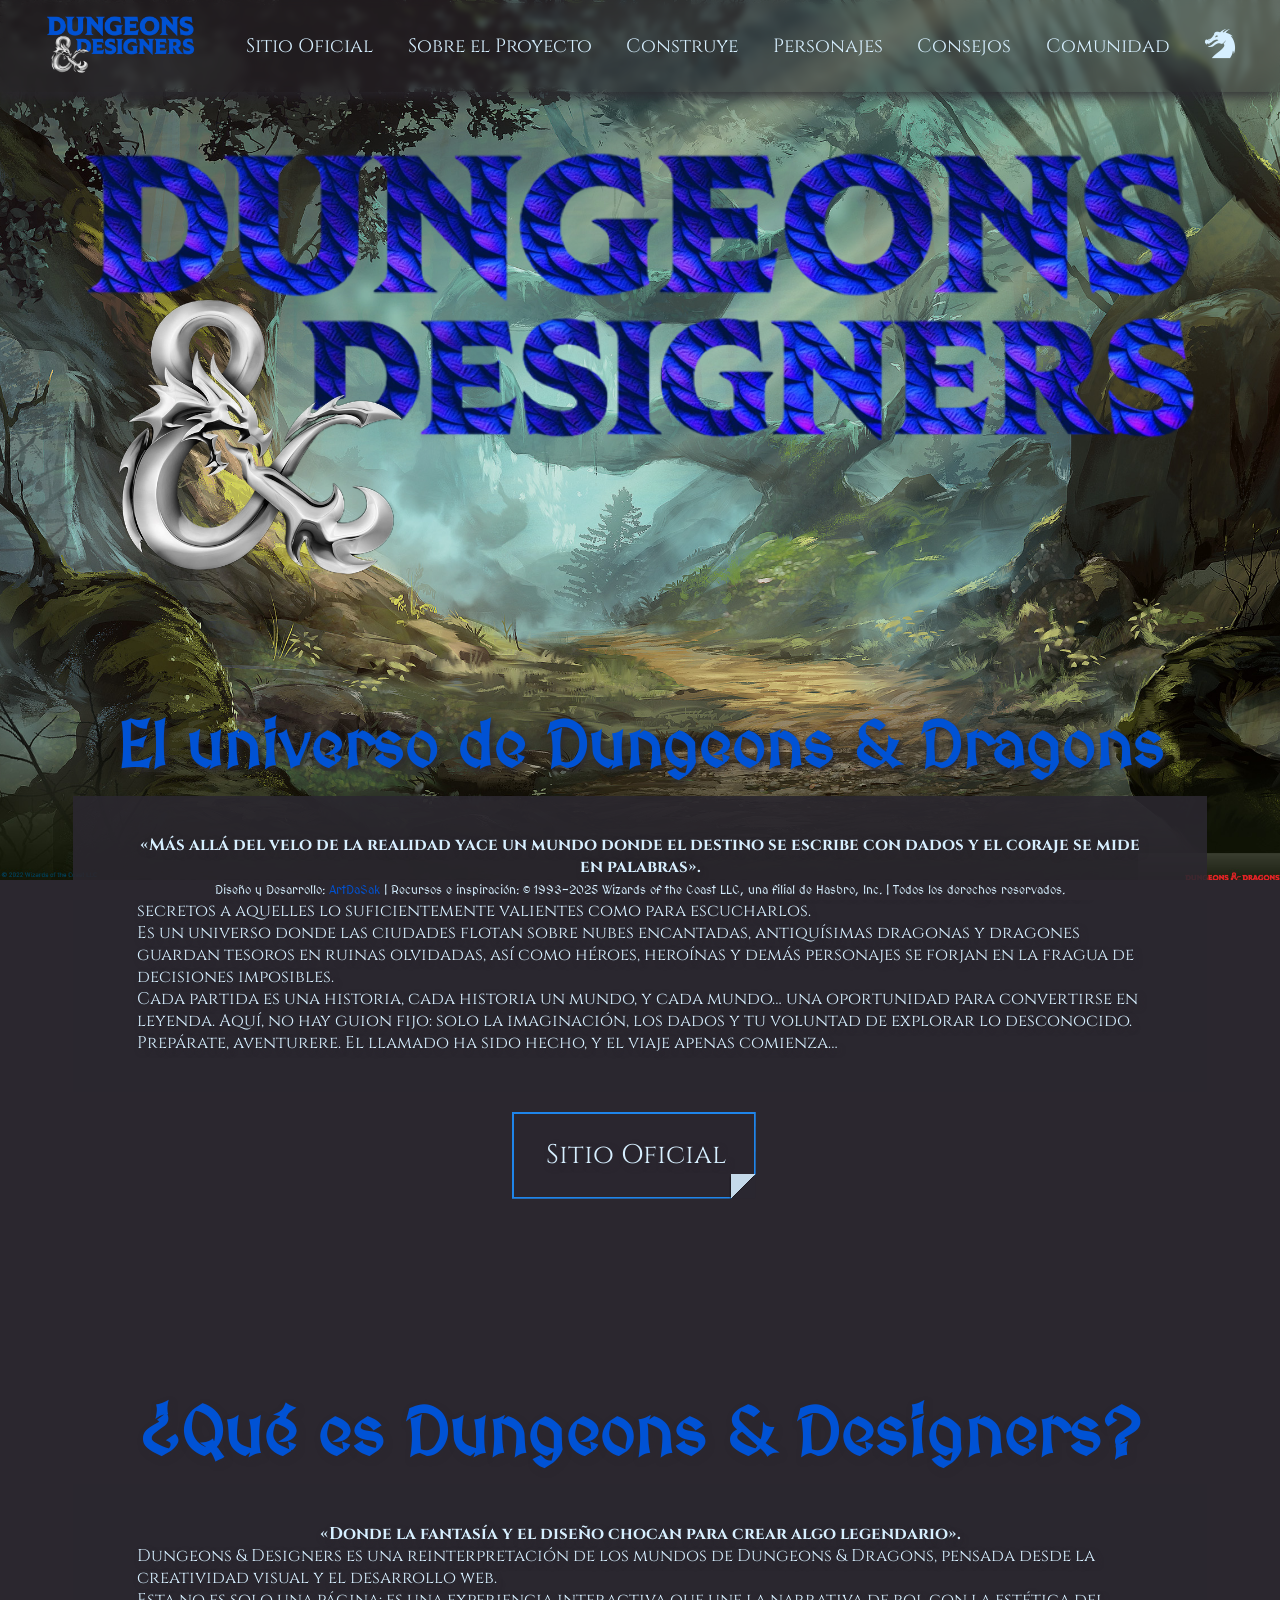
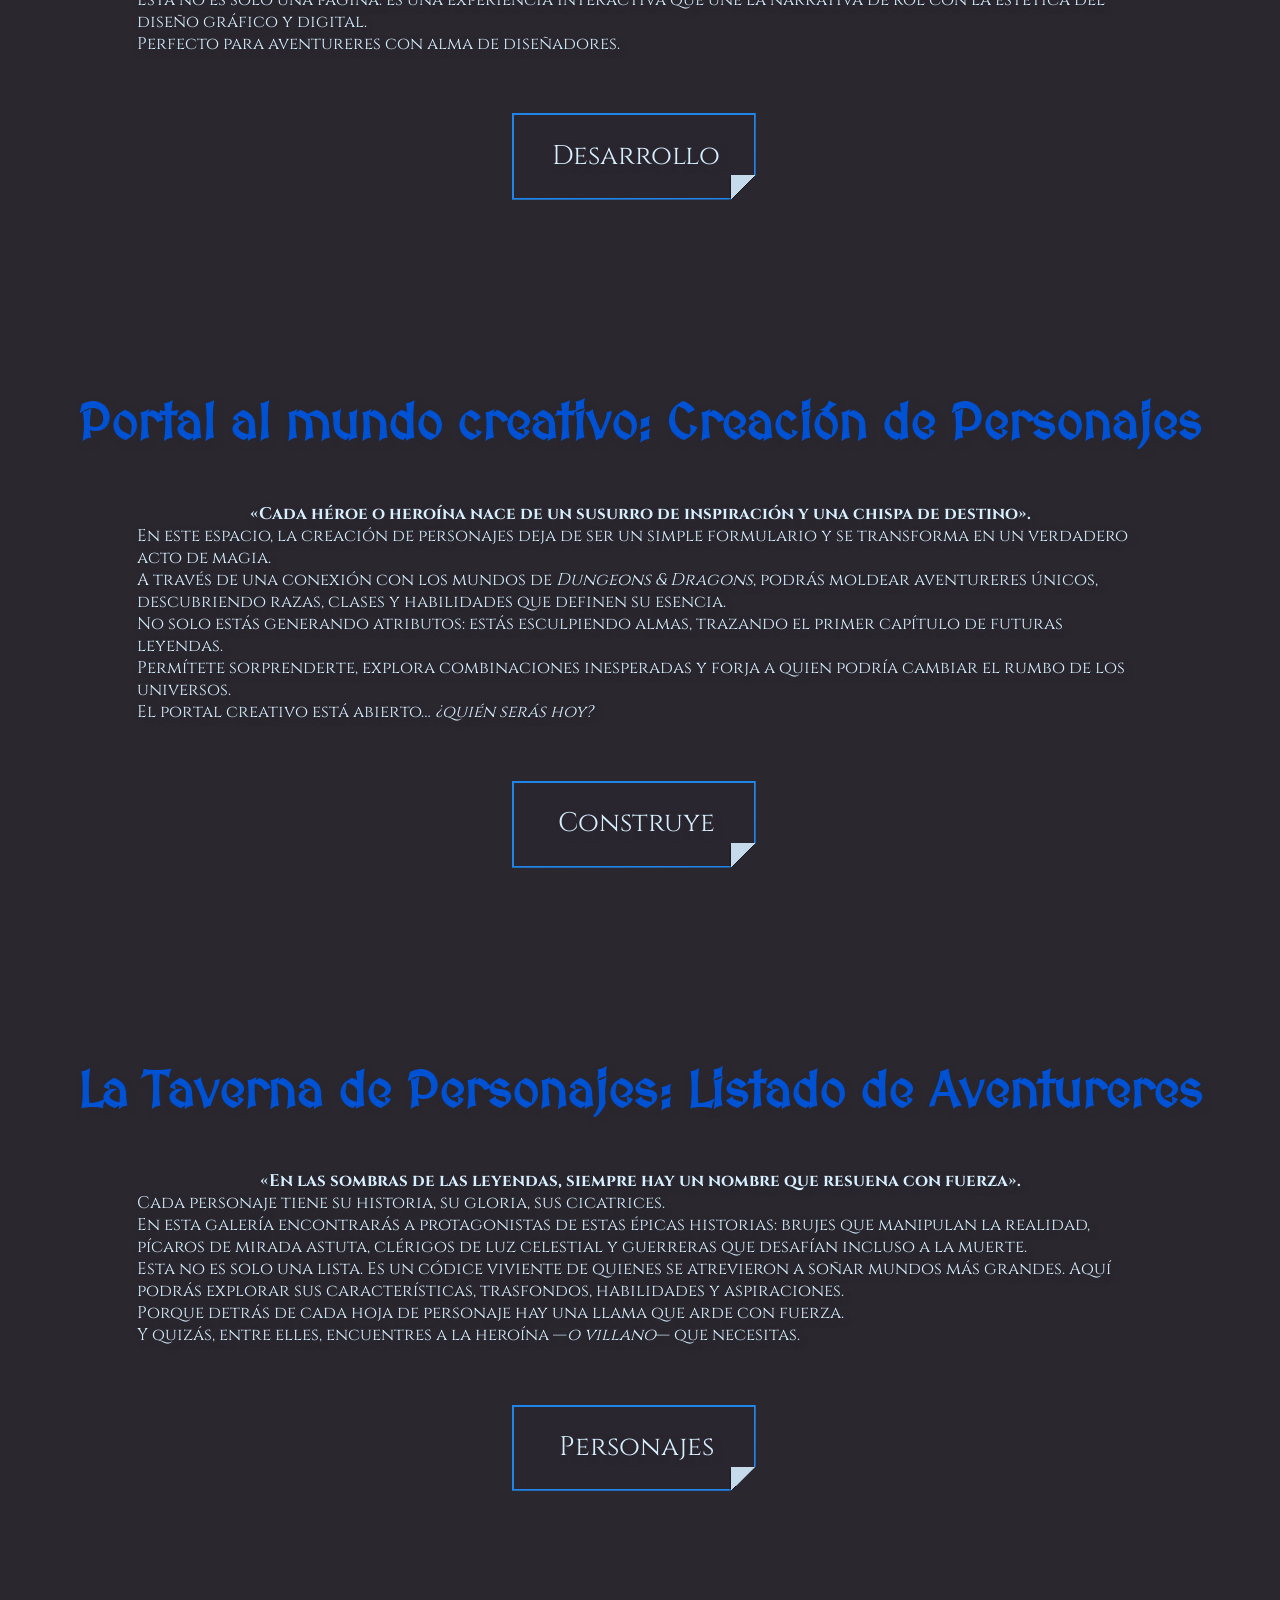
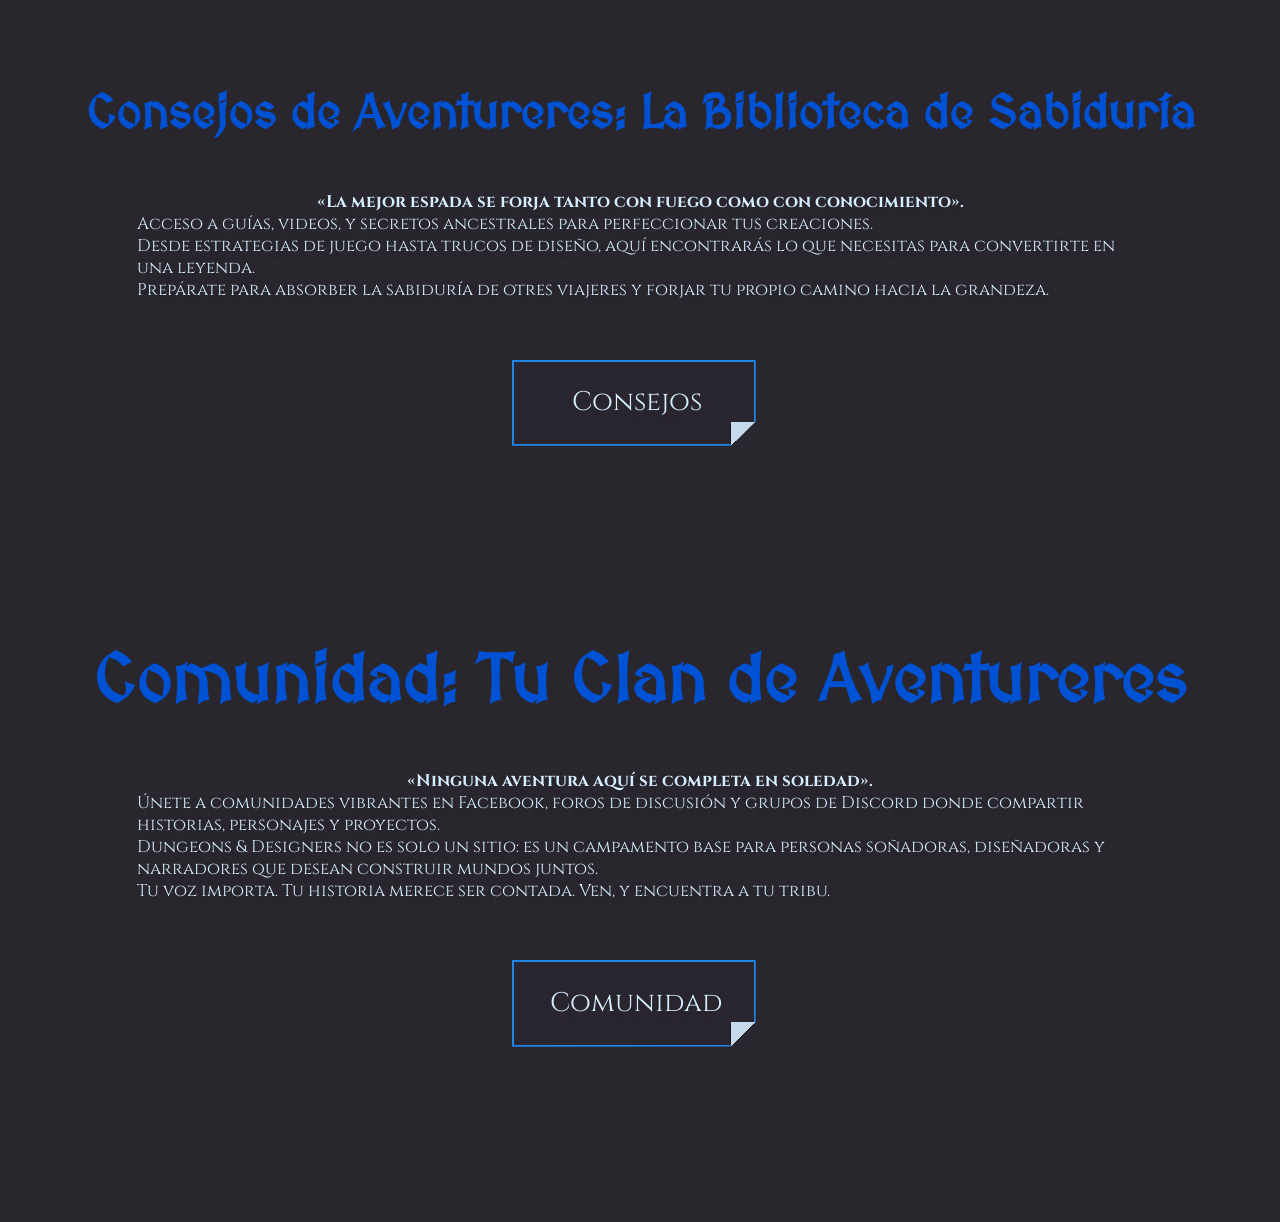
<file: index.html>
<!DOCTYPE html>

<html lang="es">

<head>
    <meta charset="UTF-8"/>
    <meta name="viewport" content="width=device-width, initial-scale=1.0"/>

    <title>Dungeons & Designers</title>
    <link rel="icon" href="./assets/img/logos/andSilverDragon.png" type="image/png"/>

    <link rel="stylesheet" href="./css/style.css"/>
    <script src="./js/main.js"></script>
</head>

<body>
    <header class="header">
        <a href="#home"><img src="./assets/img/logos/textLogo/textLogoTangBlue.png" alt="Isologo de Dungeons and Designers con un color cambiante de Azul Marino a Blanco Azulado."></a>
        <nav>
            <ul>
                <li><a href="#official-website" aria-label="Desplazar hasta la sección del Sitio Oficial">Sitio Oficial</a></li>
                <li><a href="#about-proyect" aria-label="Desplazar hasta la sección Sobre el Proyecto">Sobre el Proyecto</a></li>
                <li><a href="#build-characters" aria-label="Desplazar hasta la sección de la Construcción de Personajes">Construye</a></li>
                <li><a href="#character-list" aria-label="Desplazar hasta la sección del Listado de Personajes">Personajes</a></li>
                <li><a href="#tips" aria-label="Desplazar hasta la sección de Consejos">Consejos</a></li>
                <li><a href="#comunity" aria-label="Desplazar hasta la sección Comunidad">Comunidad</a></li>
                <li><a class="header__profile" href="./views/profile.html" aria-label="Ir a la Página de Inicio de Sesión o Creación de la Cuenta"><img src="./assets/icons/dragonColumbiaBlue.svg"></a></li>
            </ul>
        </nav>
    </header>

    <span class="span__anchor-tag" id="home"></span>
    <span class="main__logo">
        <img src="./assets/img/logos/textLogo/textLogoBlueDragon.png" alt="El isologo principal de Dungeons and Designers presenta el nombre con las palabras «Dungeons» y «Designers» en letras formadas por escamas de un dragón azul. La letra ampersand (&) está diseñada con la forma de un dragón en un estilo esmaltado plateado.">
    </span>

    <span class="span__anchor-tag" id="official-website"></span>
    <div class="div__default">
        <h1 class="h1__dungeons-and-dragons">
            El universo de Dungeons & Dragons
        </h1>
        <p>
            <span class="span__center-quote">«Más allá del velo de la realidad yace un mundo donde el destino se escribe con dados y el coraje se mide en palabras».</span><br>
            <span class="span__start-quote">En los vastos reinos de <cite>Dungeons & Dragons</cite>, las estrellas no solo iluminan el cielo, sino que susurran secretos a aquelles lo suficientemente valientes como para escucharlos.<br>
            Es un universo donde las ciudades flotan sobre nubes encantadas, antiquísimas dragonas y dragones guardan tesoros en ruinas olvidadas, así como héroes, heroínas y demás personajes se forjan en la fragua de decisiones imposibles.<br>
            Cada partida es una historia, cada historia un mundo, y cada mundo… una oportunidad para convertirse en leyenda. Aquí, no hay guion fijo: solo la imaginación, los dados y tu voluntad de explorar lo desconocido.<br>
            Prepárate, aventurere. El llamado ha sido hecho, y el viaje apenas comienza…</span>
        </p>

        <button class="button__default" onclick="window.open('https://dnd.wizards.com/', '_blank');" aria-label="Ir al Sitio Oficial de Dungeons and Dragons">
            <img src="./assets/icons/buttomBlackAndBlue.svg" alt="Imagen del botón al Sitio Oficial representado por una etiqueta de color negroáceo, bordeado por una línea azul marino. La etiqueta tiene una esquina doblada en la parte inferior derecha, simulando una hoja doblada."/>
            <span>Sitio Oficial</span>
        </button>
    </div>

    <span class="span__anchor-tag" id="about-proyect"></span>
    <div class="div__default">
        <h1 class="h1__about-proyect">
            ¿Qué es Dungeons & Designers?
        </h1>
        <p>
            <span class="span__center-quote">«Donde la fantasía y el diseño chocan para crear algo legendario».</span><br>
            <span class="span__start-quote">Dungeons & Designers es una reinterpretación de los mundos de Dungeons & Dragons, pensada desde la creatividad visual y el desarrollo web.<br>
            Esta no es solo una página: es una experiencia interactiva que une la narrativa de rol con la estética del diseño gráfico y digital.<br>
            Perfecto para aventureres con alma de diseñadores.</span>
        </p>
        <button class="button__default" aria-label="Sitio Oficial" onclick="window.open('https://github.com/ArtDaSak/DungeonsAndDesigners', '_blank')">
            <img src="./assets/icons/buttomBlackAndBlue.svg" alt="Imagen del botón al GitHub de Desarrollo representado por una etiqueta de color negroáceo, bordeado por una línea azul marino. La etiqueta tiene una esquina doblada en la parte inferior derecha, simulando una hoja doblada."/>
            <span>Desarrollo</span>
        </button>
    </div>

    <span class="span__anchor-tag" id="build-characters"></span>
    <div class="div__default">
        <h1 class="h1__build-characters">
            Portal al mundo creativo: Creación de Personajes
        </h1>
        <p>
            <span class="span__center-quote">«Cada héroe o heroína nace de un susurro de inspiración y una chispa de destino».</span><br>
            <span class="span__start-quote">En este espacio, la creación de personajes deja de ser un simple formulario y se transforma en un verdadero acto de magia.<br>
                A través de una conexión con los mundos de <cite>Dungeons & Dragons</cite>, podrás moldear aventureres únicos, descubriendo razas, clases y habilidades que definen su esencia.<br>
                No solo estás generando atributos: estás esculpiendo almas, trazando el primer capítulo de futuras leyendas.<br>
                Permítete sorprenderte, explora combinaciones inesperadas y forja a quien podría cambiar el rumbo de los universos.<br>
                El portal creativo está abierto… <cite>¿quién serás hoy?</cite></span>
        </p>

        <button class="button__default" aria-label="Sitio Oficial" onclick="window.location.href='./views/characterBuilder.html'">
            <img src="./assets/icons/buttomBlackAndBlue.svg" alt="Imagen del botón a la Página de Crear de Personajes representado por una etiqueta de color negroáceo, bordeado por una línea azul marino. La etiqueta tiene una esquina doblada en la parte inferior derecha, simulando una hoja doblada."/>
            <span>Construye</span>
        </button>
    </div>

    <span class="span__anchor-tag" id="character-list"></span>
    <div class="div__default">
        <h1 class="h1__character-list">
            La Taverna de Personajes: Listado de Aventureres
        </h1>
        <p>
            <span class="span__center-quote">«En las sombras de las leyendas, siempre hay un nombre que resuena con fuerza».</span><br>
            <span class="span__start-quote">Cada personaje tiene su historia, su gloria, sus cicatrices.<br>
                En esta galería encontrarás a protagonistas de estas épicas historias: brujes que manipulan la realidad, pícaros de mirada astuta, clérigos de luz celestial y guerreras que desafían incluso a la muerte.<br>  
                Esta no es solo una lista. Es un códice viviente de quienes se atrevieron a soñar mundos más grandes. Aquí podrás explorar sus características, trasfondos, habilidades y aspiraciones.<br>
                Porque detrás de cada hoja de personaje hay una llama que arde con fuerza.<br>
                Y quizás, entre elles, encuentres a la heroína —<cite>o villano</cite>— que necesitas.
                </span>
        </p>

        <button class="button__default" aria-label="Sitio Oficial" onclick="window.location.href='./views/characterList.html'">
            <img src="./assets/icons/buttomBlackAndBlue.svg" alt="Imagen del botón a la Página de Listar de Personajes representado por una etiqueta de color negroáceo, bordeado por una línea azul marino. La etiqueta tiene una esquina doblada en la parte inferior derecha, simulando una hoja doblada.">
            <span>Personajes</span>
        </button>
    </div>

    <span class="span__anchor-tag" id="tips"></span>
    <div class="div__default">
        <h1 class="h1__tips">
            Consejos de Aventureres: La Biblioteca de Sabiduría
        </h1>
        <p>
            <span class="span__center-quote">«La mejor espada se forja tanto con fuego como con conocimiento».</span><br>
            <span class="span__start-quote">Acceso a guías, videos, y secretos ancestrales para perfeccionar tus creaciones.<br>
                Desde estrategias de juego hasta trucos de diseño, aquí encontrarás lo que necesitas para convertirte en una leyenda.<br>
                Prepárate para absorber la sabiduría de otres viajeres y forjar tu propio camino hacia la grandeza.
                </span>
        </p>

        <button class="button__default" aria-label="Sitio Oficial" onclick="window.open('https://www.youtube.com/results?search_query=Creaci%C3%B3n+de+personaje+D%26D+5e', '_blank')">
            <img src="./assets/icons/buttomBlackAndBlue.svg" alt="Imagen del botón a una Búsqueda de Consejos representado por una etiqueta de color negroáceo, bordeado por una línea azul marino. La etiqueta tiene una esquina doblada en la parte inferior derecha, simulando una hoja doblada.Construcción de Personajes"/>
            <span>Consejos</span>
        </button>
    </div>

    <span class="span__anchor-tag" id="comunity"></span>
    <div class="div__default">
        <h1 class="h1__comunity">
            Comunidad: Tu Clan de Aventureres
        </h1>
        <p>
            <span class="span__center-quote">«Ninguna aventura aquí se completa en soledad».</span><br>
            <span class="span__start-quote">Únete a comunidades vibrantes en Facebook, foros de discusión y grupos de Discord donde compartir historias, personajes y proyectos.<br>
                Dungeons & Designers no es solo un sitio: es un campamento base para personas soñadoras, diseñadoras y narradores que desean construir mundos juntos.<br>
                Tu voz importa. Tu historia merece ser contada. Ven, y encuentra a tu tribu.</span>
        </p>
        <button class="button__default" aria-label="Sitio Oficial" onclick="window.location.href='./views/community.html'">
            <img src="./assets/icons/buttomBlackAndBlue.svg" alt="Imagen del botón a una Busqueda de Foros representado por una etiqueta de color negroáceo, bordeado por una línea azul marino. La etiqueta tiene una esquina doblada en la parte inferior derecha, simulando una hoja doblada.Construcción de Personajes"/>
            <span>Comunidad</span>
        </button>
    </div>

    <br><br><br><br><br>

    <footer class="footer">
        <p>Diseño y Desarrollo: <a href="https://github.com/ArtDaSak" target="_blank" aria-label="Ir al Perfil de GitHub de la Persona que desarrolló el proyecto.">ArtDaSak</a> | Recursos e inspiración: © 1993-2025 Wizards of the Coast LLC, una filial de Hasbro, Inc. | Todos los derechos reservados.</p>
    </footer>
</body>

</html>
</file>
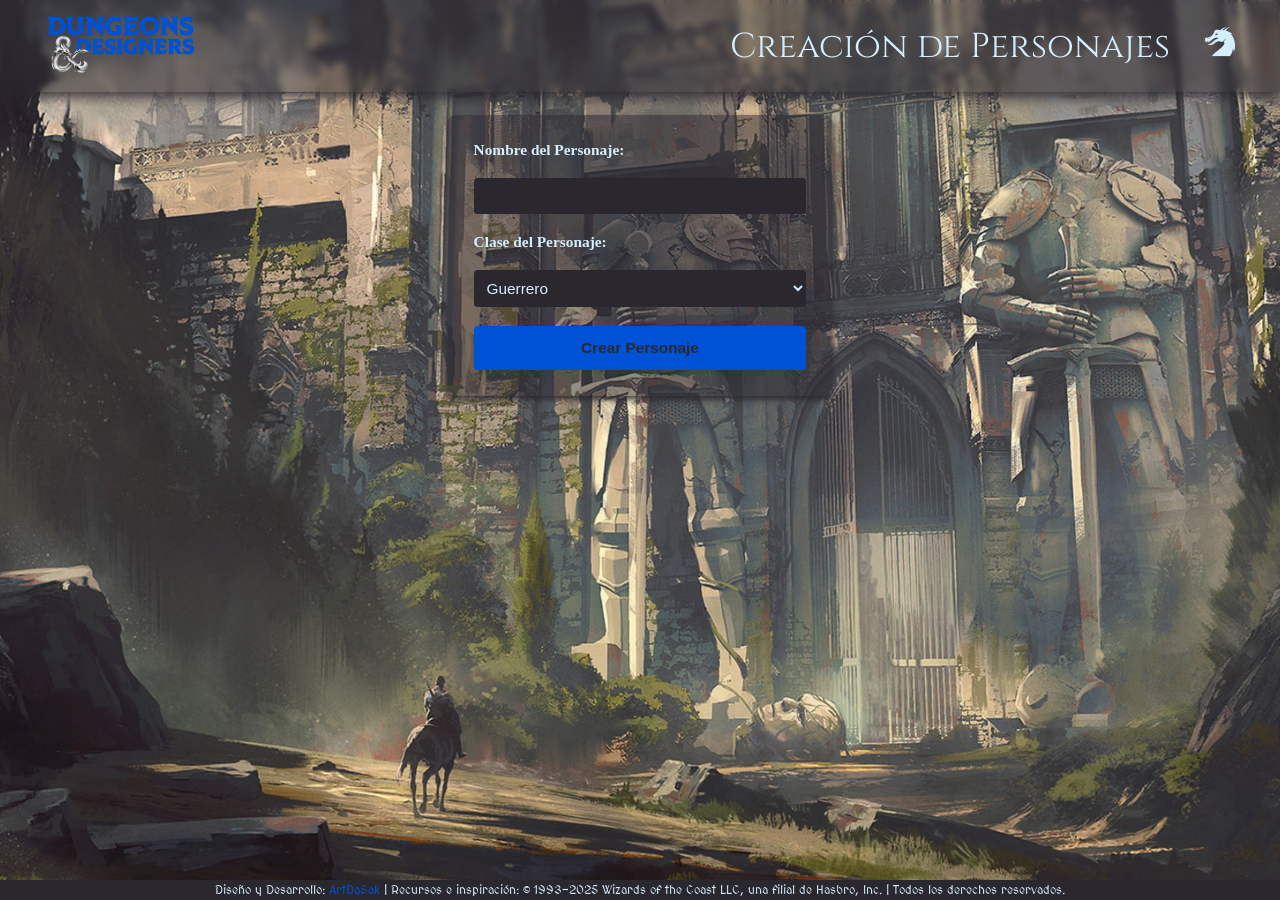
<file: views/characterBuilder.html>
<!DOCTYPE html>

<html lang="es">

<head>
    <meta charset="UTF-8"/>
    <meta name="viewport" content="width=device-width, initial-scale=1.0"/>

    <title>D&D</title>
    <link rel="icon" href="../assets/img/favicon.png" type="image/png"/>

    <link rel="stylesheet" href="../css/stylesheets/characterBuilder.css"/>
    <script type="module" src="../js/scripts/characterBuilder.js"></script>
</head>

<body>
    <header class="header">
        <a href="../index.html"><img src="../assets/img/logos/textLogo/textLogoTangBlue.png" alt="Isologo de Dungeons and Designers con un color cambiante de Azul Marino a Blanco Azulado."></a>
        <nav>
            <ul>
                <li>Creación de Personajes</li>
                <li><a class="header__profile" href="./profile.html" aria-label="Ir a la Página de Inicio de Sesión o Creación de la Cuenta"><img src="../assets/icons/dragonColumbiaBlue.svg"></a></li>
            </ul>
        </nav>
    </header>

    <main></main>
        <form id="characterForm">
            <label for="characterName">Nombre del Personaje:</label>
            <input type="text" id="characterName" name="characterName" required/>

            <label for="characterClass">Clase del Personaje:</label>
            <select id="characterClass" name="characterClass" required>
                <option value="warrior">Guerrero</option>
                <option value="mage">Mago</option>
                <option value="rogue">Pícaro</option>
            </select>

            <button type="submit">Crear Personaje</button>
        </form>
    </main>

    <footer class="footer">
        <p>Diseño y Desarrollo: <a href="https://github.com/ArtDaSak" target="_blank" aria-label="Ir al Perfil de GitHub de la Persona que desarrolló el proyecto.">ArtDaSak</a> | Recursos e inspiración: © 1993-2025 Wizards of the Coast LLC, una filial de Hasbro, Inc. | Todos los derechos reservados.</p>
    </footer>

    <script type="module">
        import { createCharacter } from '../js/scripts/characterBuilder.js';
        import { fetchApiData } from '../js/api.js';

        const form = document.getElementById('characterForm');
        form.addEventListener('submit', async (event) => {
            event.preventDefault();

            const characterName = document.getElementById('characterName').value;
            const characterClass = document.getElementById('characterClass').value;

            // Llamar a la función para crear el personaje
            const character = createCharacter(characterName, characterClass);

            // Opcional: Llamar a la API para guardar el personaje
            await fetchApiData(character);

            alert('Personaje creado con éxito');
        });
    </script>
</body>

</html>
</file>
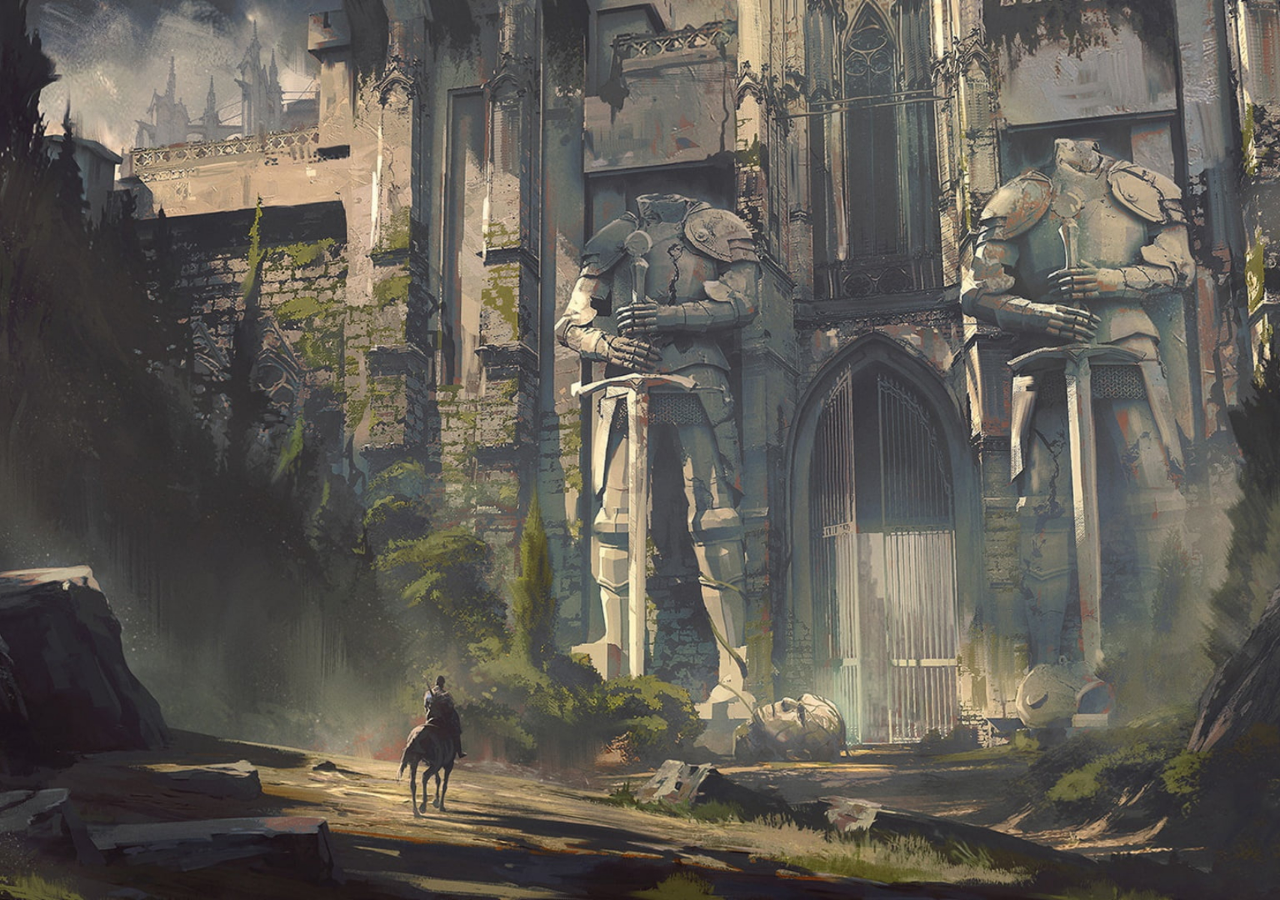
<file: views/characterList.html>
<!DOCTYPE html>

<html lang="es">

<head>
    <meta charset="UTF-8"/>
    <meta name="viewport" content="width=device-width, initial-scale=1.0"/>

    <title>D&D</title>
    <link rel="icon" href="../assets/img/favicon.png" type="image/png"/>

    <link rel="stylesheet" href="../css/stylesheets/characterBuilder.css"/>
    <script type="module" src="../js/scripts/characterList.js"></script>
</head>
<body>
    <ul id="character-list"></ul>
</body>
</html>
</file>
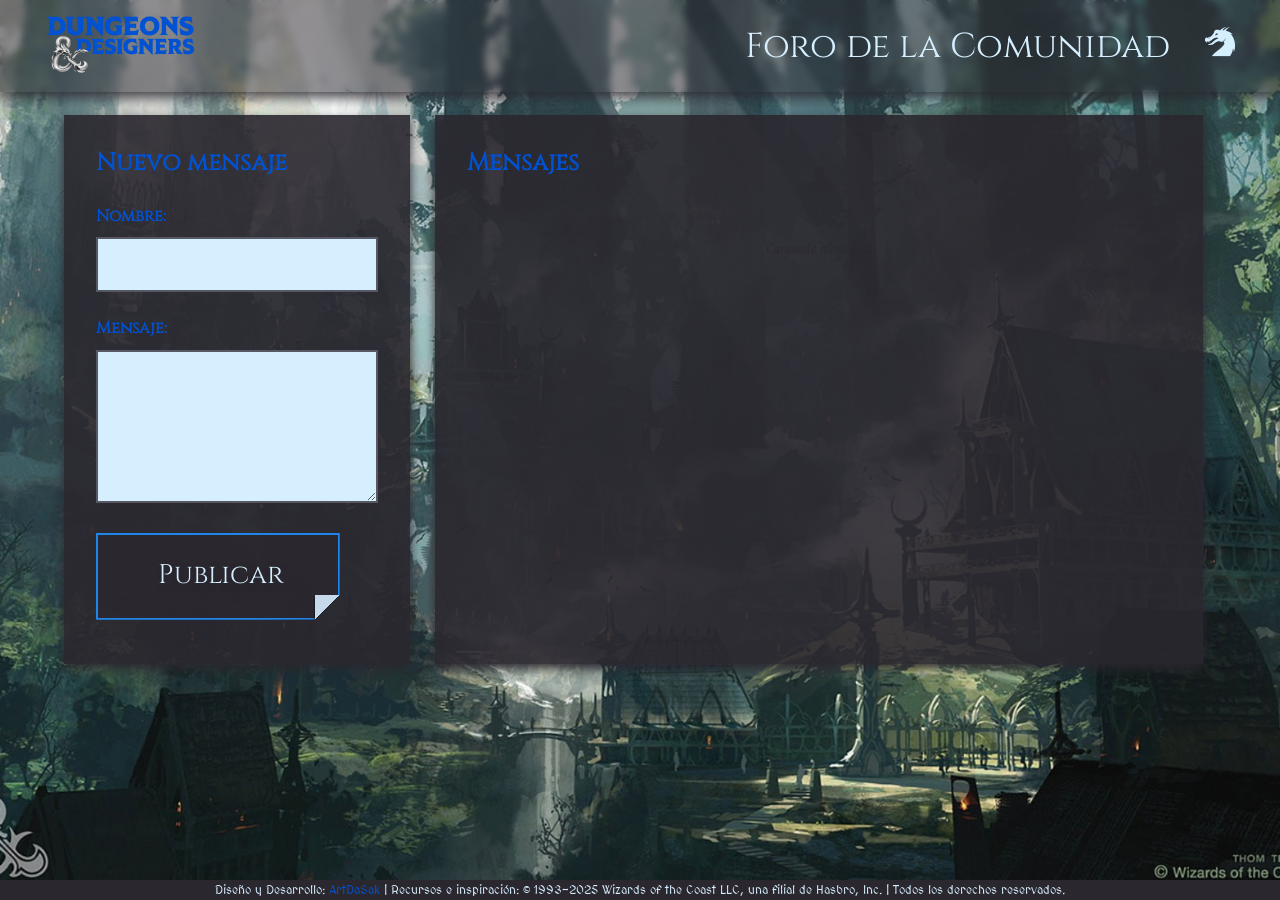
<file: views/community.html>
<!DOCTYPE html>

<html lang="es">

<head>
    <meta charset="UTF-8">
    <meta name="viewport" content="width=device-width, initial-scale=1.0">

    <title>Community Forum</title>
    <link rel="icon" href="../assets/img/logos/andSilverDragon.png" type="image/png"/>

    <link rel="stylesheet" href="../css/stylesheets/community.css">
</head>

<body>
    <header class="header">
        <a href="../index.html"><img src="../assets/img/logos/textLogo/textLogoTangBlue.png" alt="Isologo de Dungeons and Designers con un color cambiante de Azul Marino a Blanco Azulado."></a>
        <nav>
            <ul>
                <li>Foro de la Comunidad</li>
                <li><a class="header__profile" href="./profile.html" aria-label="Ir a la Página de Inicio de Sesión o Creación de la Cuenta"><img src="../assets/icons/dragonColumbiaBlue.svg"></a></li>
            </ul>
        </nav>
    </header>

    <div class="container">
        <main class="main-content">
            <section class="new-post">
                <h2>Nuevo mensaje</h2>
                <form id="post-form">
                    <div class="form-group">
                        <label for="name">Nombre:</label>
                        <input type="text" id="name" maxlength="50" required>
                    </div>
                    <div class="form-group">
                        <label for="message">Mensaje:</label>
                        <textarea id="message" maxlength="500" required></textarea>
                    </div>
                    <button class="button__default" aria-label="Publicar mensaje" type="submit" id="submit-btn">
                        <img src="../assets/icons/buttomBlackAndBlue.svg" alt="Imagen del botón para publicar un mensaje representado por una etiqueta de color negroáceo, bordeado por una línea azul marino. La etiqueta tiene una esquina doblada en la parte inferior derecha, simulando una hoja doblada.">
                        <span>Publicar</span>
                    </button>
                </form>
            </section>

            <section class="posts">
                <h2>Mensajes</h2>
                <div class="loading" id="loading">Cargando mensajes...</div>
                <div id="error-message" class="error-message"></div>
                <div id="posts-container"></div>
            </section>
        </main>

    </div>

    <footer class="footer">
        <p>Diseño y Desarrollo: <a href="https://github.com/ArtDaSak" target="_blank" aria-label="Ir al Perfil de GitHub de la Persona que desarrolló el proyecto.">ArtDaSak</a> | Recursos e inspiración: © 1993-2025 Wizards of the Coast LLC, una filial de Hasbro, Inc. | Todos los derechos reservados.</p>
    </footer>

    <script src="../js/scripts/community.js"></script>
</body>

</html>
</file>
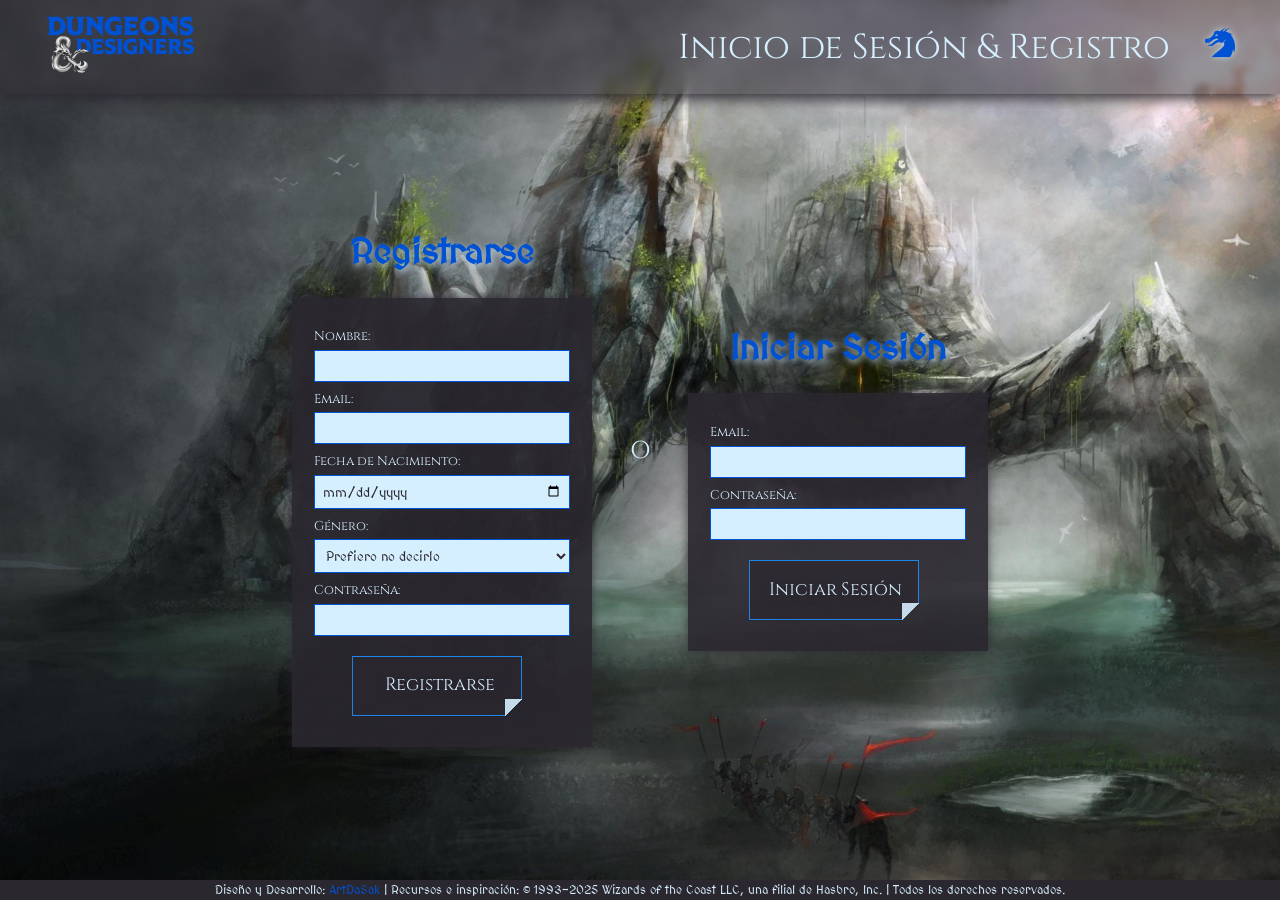
<file: views/profile.html>
<!DOCTYPE html>

<html lang="es">

<head>
    <meta charset="UTF-8"/>
    <meta name="viewport" content="width=device-width, initial-scale=1.0"/>

    <title>Inicio de Sesión</title>
    <link rel="icon" href="../assets/img/logos/andSilverDragon.png" type="image/png"/>

    <link rel="stylesheet" href="../css/stylesheets/profile.css"/>
</head>

<body>
    <header class="header">
    <a href="../index.html" aria-label="Ir a la página principal">
        <img src="../assets/img/logos/textLogo/textLogoTangBlue.png" alt="Isologo de Dungeons and Designers con un color cambiante de Azul Marino a Blanco Azulado.">
    </a>
    <nav>
        <ul>
            <li>Inicio de Sesión & Registro</li>
            <li class="header__profile">
                <img src="../assets/icons/dragonColumbiaBlue.svg" alt="Icono de perfil de usuario">
            </li>
        </ul>
    </nav>
    </header>

    <div>
        <h2>Registrarse</h2>
        <div class="register-container" id="register-form" aria-label="Sección de registro">
            <form id="register" aria-label="Formulario de registro de usuario">
                <label for="name">Nombre:</label>
                <input type="text" id="name" name="name" required>
                
                <label for="email">Email:</label>
                <input type="email" id="email" name="email" required>
                
                <label for="birth">Fecha de Nacimiento:</label>
                <input type="date" id="birth" name="birth" required>
                
                <label for="gender">Género:</label>
                <select id="gender" name="gender" required>
                    <option value="Prefiero no decirlo">Prefiero no decirlo</option>
                    <option value="Femenino">Femenino</option>
                    <option value="Masculino">Masculino</option>
                    <option value="No Binario">No Binario</option>
                    <option value="Otro">Otro</option>
                </select>
                
                <label for="password">Contraseña:</label>
                <input type="password" id="password" name="password" required>
                
                <button class="button__default" type="submit" aria-label="Ir al Sitio Oficial de Dungeons and Dragons">
                    <img src="../assets/icons/buttomBlackAndBlue.svg" alt="Imagen del botón al Sitio Oficial representado por una etiqueta de color negroáceo, bordeado por una línea azul marino. La etiqueta tiene una esquina doblada en la parte inferior derecha, simulando una hoja doblada."/>
                    <span>Registrarse</span>
                </button>
            </form>
        </div>
    </div>
    
    <p class="o">O</p>


    <div>
        <h2>Iniciar Sesión</h2>
        <div class="login-container" id="login-form" aria-label="Sección de inicio de sesión">
            <form id="login" aria-label="Formulario de inicio de sesión de usuario">
                <label for="login-email">Email:</label>
                <input type="email" id="login-email" name="email" required>
                
                <label for="login-password">Contraseña:</label>
                <input type="password" id="login-password" name="password" required>
                
                <button class="button__default" type="submit" aria-label="Ir al Sitio Oficial de Dungeons and Dragons">
                    <img src="../assets/icons/buttomBlackAndBlue.svg" alt="Imagen del botón al Sitio Oficial representado por una etiqueta de color negroáceo, bordeado por una línea azul marino. La etiqueta tiene una esquina doblada en la parte inferior derecha, simulando una hoja doblada."/>
                    <span>Iniciar Sesión</span>
                </button>
            </form>
        </div>
    </div>

    <footer class="footer">
    <p>Diseño y Desarrollo: <a href="https://github.com/ArtDaSak" target="_blank" aria-label="Ir al Perfil de GitHub de la Persona que desarrolló el proyecto.">ArtDaSak</a> | Recursos e inspiración: © 1993-2025 Wizards of the Coast LLC, una filial de Hasbro, Inc. | Todos los derechos reservados.</p>
    </footer>

    <br><br><br><br><br>

    <script src="../js/scripts/profile.js"></script>
</body>

</html>
</file>
<file: css/style.css>
@import url(./variables.css);

* {
    padding: 0;
    margin: 0;
    box-sizing: border-box;
}

body {
    position: relative;
    background: url(../assets/img/backgrounds/forest.jpg) no-repeat center top / cover fixed;
    background-color: var(--raisin-black);
}

.header {
    display: flex;
    justify-content: space-between;
    align-items: center;
    padding: 1vw 3.4vw;
    position: fixed;
    top: 0;
    width: 100%;
    z-index: 10;
    background-color: var(--raisin-black-transparent-50);
    transition: background-color 0.27s ease, backdrop-filter 0.27s ease;
    backdrop-filter: blur(0.27vw);
    box-shadow: 0 0.5vw 1vw var(--raisin-black-transparent-90);
}
.header img {
    width: 12vw;
    height: auto;
}
.header nav ul {
    display: flex;
    align-items: center;
    list-style: none;
    gap: 2.7vw;
}
.header nav ul li a {
    text-decoration: none;
    font-family: "cinzel-regular";
    font-size: 1.5vw;
    color: var(--columbia-blue);
}
.header__profile img{
    max-width: 2.5vw;
}
.header:hover {
    filter: brightness(1.2);
}
.header img:hover {
    content: url(../assets/img/logos/textLogo/textLogoTangBlue.png);
    filter: drop-shadow(0.02vw 0.027vw 0.42vw var(--columbia-blue-transparent-75));
}
.header nav ul li a:hover {
    color: var(--tang-blue);
    text-shadow: 0.02vw 0.027vw 0.5vw var(--columbia-blue-transparent-75);
}
.header__profile img:hover {
    content: url(../assets/icons/dragonTangBlue.svg);
    filter: drop-shadow(0.02vw 0.027vw 0.27vw var(--columbia-blue-transparent-75));
}

.main__logo {
    display: flex;
    justify-content: center;
    align-items: center;
    margin-top: 9vw;
    width: 100%;
}
.main__logo img {
    width: 90vw;
    height: auto;
}
.main__logo:hover img {
    filter: brightness(1.1);
}

.span__anchor-tag {
    display: flex;
    padding: 0.5vw;
}

.div__default {
    display: flex;
    flex-direction: column;
    align-items: center;
    margin: 5.7vw;
}
.div__default h1 {
    margin: 1.7vw 0 1vw 0;
    font-family: "medievalsharp-regular";
    font-size: auto;
    text-align: center;
    color: var(--tang-blue);
    text-shadow: 0.2vw 0.27vw 0.5vw var(--raisin-black-transparent-90);
}
.div__default p {
    font-size: 1.32vw;
    padding: 3vw 5vw;
    color: var(--columbia-blue);
    text-shadow: 0.2vw 0.27vw 0.5vw var(--raisin-black);
    background-color: var(--raisin-black-transparent-90);
    text-align: center;
    font-family: "cinzel-regular";
}

.button__default {
    position: relative;
    margin-top: 20px;
    width: 100%;
    max-width: 20vw;
    background-color: transparent;
    border: none;
    padding: 0;
    cursor: pointer;
    display: flex;
    justify-content: center;
    align-items: center;
}
.button__default img {
    width: 100%;
    height: auto;
    object-fit: contain;
    display: block;
}
.button__default span {
    position: absolute;
    top: 50%;
    left: 50%;
    transform: translate(-52.1%, -70%);
    color: var(--columbia-blue);
    font-family: "cinzel-regular";
    font-size: 2.1vw;
    text-shadow: 0.2vw 0.27vw 0.5vw var(--raisin-black);
    text-align: center;
    z-index: 1;
    white-space: nowrap;
}
.button__default:hover {
    filter: drop-shadow(0.02vw 0.027vw 0.7vw var(--tang-blue-transparent-50));
}
.button__default:hover img {
    content: url(../assets/icons/buttomWhiteAndBlue.svg);
}
.button__default:hover span {
    color: var(--tang-blue);
    text-shadow: 0.2vw 0.27vw 0.5vw var(--columbia-blue-transparent-75);
    filter: brightness(1.2);
}

.span__center-quote {
    display: inline-block;
    text-align: center;
    font-family: "cinzel-bold";
}

.span__start-quote {
    display: inline-block;
    text-align: start;
}

.h1__dungeons-and-dragons {
    font-size: 5vw;
}
.h1__about-proyect {
    font-size: 5.2vw;
}
.h1__build-characters {
    font-size: 3.9vw;
}
.h1__character-list {
    font-size: 3.9vw;
}
.h1__tips {
    font-size: 3.7vw;
}
.h1__comunity {
    font-size: 5.2vw;
}

.footer {
    position: fixed;
    bottom: 0;
    width: 100%;
    background-color: var(--raisin-black);
    color: var(--columbia-blue);
    font-family: "medievalsharp-regular";
    font-size: 0.9vw;
    text-align: center;
    padding: 0.2vw;
    z-index: 10;
}
footer a {
    color: var(--tang-blue);
    text-decoration: none;
}
</file>
<file: css/stylesheets/characterBuilder.css>
@import url(../variables.css);

*{
    padding: 0;
    margin: 0;
    box-sizing: border-box;
}

body {
    position: relative;
    background: url(../../assets/img/backgrounds/castle.jpg) no-repeat center top / cover fixed;
    background-color: var(--raisin-black);
}

.header {
    display: flex;
    justify-content: space-between;
    align-items: center;
    padding: 1vw 3.4vw;
    position: fixed;
    top: 0;
    width: 100%;
    z-index: 10;
    background-color: var(--raisin-black-transparent-50);
    transition: background-color 0.27s ease, backdrop-filter 0.27s ease;
    backdrop-filter: blur(0.27vw);
    box-shadow: 0 0.5vw 1vw var(--raisin-black-transparent-90);
}
.header img {
    width: 12vw;
    height: auto;
}
.header nav ul {
    display: flex;
    align-items: center;
    list-style: none;
    gap: 2.7vw;
}
.header nav ul li {
    text-decoration: none;
    font-family: "cinzel-regular";
    font-size: 2.7vw;
    color: var(--columbia-blue);
}
.header__profile img{
    max-width: 2.5vw;
}
.header:hover {
    filter: brightness(1.2);
}
.header img:hover {
    content: url(../../assets/img/logos/textLogo/textLogoTangBlue.png);
    filter: drop-shadow(0.02vw 0.027vw 0.42vw var(--columbia-blue-transparent-75));
}
.header__profile img:hover {
    content: url(../../assets/icons/dragonTangBlue.svg);
    filter: drop-shadow(0.02vw 0.027vw 0.27vw var(--columbia-blue-transparent-75));
}
.footer {
    position: fixed;
    bottom: 0;
    width: 100%;
    background-color: var(--raisin-black);
    color: var(--columbia-blue);
    font-family: "medievalsharp-regular";
    font-size: 0.9vw;
    text-align: center;
    padding: 0.2vw;
    z-index: 10;
}
footer a {
    color: var(--tang-blue);
    text-decoration: none;
}
form#characterForm {
    display: flex;
    flex-direction: column;
    gap: 1.5vw;
    max-width: 30vw;
    margin: 9vw auto;
    padding: 2vw;
    border: 0.1vw solid var(--columbia-blue-transparent-50);
    border-radius: 0.6vw;
    background-color: var(--raisin-black-transparent-50);
    box-shadow: 0 0.3vw 0.5vw var(--raisin-black-transparent-90);
}

form#characterForm label {
    font-size: 1.2vw;
    font-weight: bold;
    color: var(--columbia-blue);
}

form#characterForm input[type="text"],
form#characterForm select {
    padding: 0.7vw;
    font-size: 1.2vw;
    border: 0.1vw solid var(--columbia-blue-transparent-50);
    border-radius: 0.3vw;
    width: 100%;
    box-sizing: border-box;
    background-color: var(--raisin-black);
    color: var(--columbia-blue);
}

form#characterForm button[type="submit"] {
    padding: 1vw;
    font-size: 1.2vw;
    font-weight: bold;
    color: var(--raisin-black);
    background-color: var(--tang-blue);
    border: none;
    border-radius: 0.3vw;
    cursor: pointer;
    transition: background-color 0.3s ease;
}

form#characterForm button[type="submit"]:hover {
    background-color: var(--columbia-blue);
}
</file>
<file: css/stylesheets/community.css>
@import url('../variables.css');

* {
    margin: 0;
    padding: 0;
    box-sizing: border-box;
}

body {
    position: relative;
    background: url(../../assets/img/backgrounds/village.jpg) no-repeat center top / cover fixed;
    background-color: var(--raisin-black);
}

.container {
    display: flex;
    justify-content:flex-start;
    margin: 9vw 0 0 5vw;
}

.header {
    display: flex;
    justify-content: space-between;
    align-items: center;
    position: fixed;
    top: 0;
    width: 100%;
    padding: 1vw 3.4vw;
    z-index: 10;
    background-color: var(--raisin-black-transparent-50);
    backdrop-filter: blur(0.27vw);
    box-shadow: 0 0.5vw 1vw var(--raisin-black-transparent-90);
    transition: background-color 0.27s ease, backdrop-filter 0.27s ease;
}

.header img {
    width: 12vw;
    height: auto;
}

.header nav ul {
    display: flex;
    align-items: center;
    list-style: none;
    gap: 2.7vw;
}

.header nav ul li {
    font-family: "cinzel-regular";
    font-size: 2.7vw;
    color: var(--columbia-blue);
    text-decoration: none;
}

.header__profile img {
    max-width: 2.5vw;
}

.header:hover {
    filter: brightness(1.2);
}

.header img:hover {
    content: url(../../assets/img/logos/textLogo/textLogoTangBlue.png);
    filter: drop-shadow(0.02vw 0.027vw 0.42vw var(--columbia-blue-transparent-75));
}

.header__profile img:hover {
    content: url(../../assets/icons/dragonTangBlue.svg);
    filter: drop-shadow(0.02vw 0.027vw 0.27vw var(--columbia-blue-transparent-75));
}

.main-content {
    display: flex;
    justify-content: spae-between;
    gap: 2vw;
    flex-wrap: nowrap;
    margin-bottom: 2vw;
}

.new-post {
    background-color: var(--raisin-black-transparent-90);
    padding: 2.5vw;
    box-shadow: 0 0.4vw 0.8vw var(--raisin-black);
    min-width: 27vw;
    width: 100%;
    max-height: max-content;
}

.posts {
    background-color: var(--raisin-black-transparent-90);
    padding: 2.5vw;
    box-shadow: 0 0.4vw 0.8vw var(--raisin-black);
    min-width: 60vw;
}

h1, h2 {
    font-family: 'cinzel-regular';
    margin-bottom: 2vw;
    color: var(--tang-blue);
}

.form-group {
    margin-bottom: 2vw;
    position: relative;
}

label {
    display: block;
    margin-bottom: 0.8vw;
    font-family: 'cinzel-regular';
    font-weight: bold;
    color: var(--tang-blue);
}

input, textarea {
    width: 100%;
    padding: 1.2vw;
    border: 0.2vw solid var(--raisin-black-transparent-75);
    font-size: 1vw;
    font-family: "charm-regular";
    background-color: var(--columbia-blue);
    transition: border-color 0.3s, box-shadow 0.3s;
}

input:focus, textarea:focus {
    outline: none;
    border-color: var(--tang-blue);
    box-shadow: 0 0 0.8vw var(--tang-blue-transparent-75);
}

textarea {
    min-height: 12vw;
    resize: vertical;
}

.button__default {
    position: relative;
    width: 100%;
    max-width: 20vw;
    background-color: transparent;
    border: none;
    padding: 0;
    cursor: pointer;
    display: flex;
    justify-content: flex-end;
    align-items: flex-end;
}
.button__default img {
    width: 100%;
    height: auto;
    object-fit: contain;
    display: block;
}
.button__default span {
    position: absolute;
    top: 50%;
    left: 50%;
    transform: translate(-52.1%, -70%);
    color: var(--columbia-blue);
    font-family: "cinzel-regular";
    font-size: 2.1vw;
    text-shadow: 0.2vw 0.27vw 0.5vw var(--raisin-black);
    text-align: center;
    z-index: 1;
    white-space: nowrap;
}
.button__default:hover {
    filter: drop-shadow(0.02vw 0.027vw 0.7vw var(--tang-blue-transparent-50));
}
.button__default:hover img {
    content: url(../../assets/icons/buttomWhiteAndBlue.svg);
}
.button__default:hover span {
    color: var(--tang-blue);
    text-shadow: 0.2vw 0.27vw 0.5vw var(--columbia-blue-transparent-75);
    filter: brightness(1.2);
}

.post {
    border-bottom: 0.1vw solid var(--raisin-black-transparent-50);
    padding: 2vw 0;
    transition: background-color 0.3s;
}

.post:hover {
    background-color: var(--tang-blue-transparent-75);
}

.post:last-child {
    border-bottom: none;
}

.post-header {
    display: flex;
    justify-content: space-between;
    align-items: center;
    margin-bottom: 1.2vw;
}

.post-author {
    font-family: 'cinzel-regular';
    font-size: 1.1vw;
    font-weight: bold;
    color: var(--tang-blue);
}

.post-date {
    font-size: 0.9vw;
    color: var(--tang-blue);
}

.post-content {
    font-family: "charm-regular";
    font-size: 1vw;
    line-height: 1.7;
    color: var(--columbia-blue);
}

.loading {
    text-align: center;
    padding: 2.5vw;
    font-family: "charm-regular";
    font-size: 1.1vw;
    color: var(--raisin-black-transparent-75);
}

.error-message {
    display: none;
    text-align: center;
    padding: 1.5vw;
    margin: 1.5vw 0;
    background-color: var(--fire-engine-red-transparent-50);
    font-family: "medievalsharp-regular";
    color: var(--raisin-black);
}

.footer {
    position: fixed;
    bottom: 0;
    width: 100%;
    padding: 0.2vw;
    background-color: var(--raisin-black);
    color: var(--columbia-blue);
    font-family: "medievalsharp-regular";
    font-size: 0.9vw;
    text-align: center;
    z-index: 10;
}
.footer a {
    color: var(--tang-blue);
    text-decoration: none;
}
</file>
<file: css/stylesheets/profile.css>
@import url(../variables.css);

* {
    padding: 0;
    margin: 0;
    box-sizing: border-box;
}   

body {
    font-family: "cinzel-regular";
    background-color: var(--raisin-black);
    background: url(../../assets/img/backgrounds/structure.jpg) no-repeat center top / cover fixed;
    display: flex;
    justify-content: center;
    align-items: center;
    height: 100vh;
    margin: 0;
}
.header {
    display: flex;
    justify-content: space-between;
    align-items: center;
    padding: 1vw 3.4vw;
    position: fixed;
    top: 0;
    width: 100vw;
    z-index: 10;
    background-color: var(--raisin-black-transparent-50);
    transition: background-color 0.27s ease, backdrop-filter 0.27s ease;
    backdrop-filter: blur(0.27vw);
    box-shadow: 0 0.5vw 1vw var(--raisin-black-transparent-90);
}
.header img {
    width: 12vw;
    height: auto;
}
.header nav ul {
    display: flex;
    align-items: center;
    list-style: none;
    gap: 2.7vw;
}
.header nav ul li {
    text-decoration: none;
    font-family: "cinzel-regular";
    font-size: 2.7vw;
    color: var(--columbia-blue);
}
.header__profile img{
    max-width: 2.5vw;
    content: url(../../assets/icons/dragonTangBlue.svg);
    filter: drop-shadow(0.02vw 0.027vw 0.27vw var(--columbia-blue-transparent-75));
}
.header:hover {
    filter: brightness(1.2);
}
.header img:hover {
    content: url(../../assets/img/logos/textLogo/textLogoTangBlue.png);
    filter: drop-shadow(0.02vw 0.027vw 0.42vw var(--columbia-blue-transparent-75));
}
.header__profile img:hover {
    content: url(../../assets/icons/dragonTangBlue.svg);
}


.register-container,
.login-container {
    display: flex;
    margin-bottom: 1vw;
    flex-direction: column;
    align-items: center;
    background-color: var(--raisin-black-transparent-90);
    color: var(--columbia-blue);
    padding: 1.7vw;
    box-shadow: 0 0 0.7vw var(--raisin-black-transparent-75);
}

.o {
    margin: 3vw;
    color: var(--columbia-blue);
    font-size: 1.9vw;
    font-family: "cinzel-regular";
}
h2 {
    margin: 7vw 0 2vw 0;
    font-family: "medievalsharp-regular";
    font-size: 2.7vw;
    text-align: center;
    color: var(--tang-blue);
    text-shadow: 0.2vw 0.27vw 0.5vw var(--columbia-blue-transparent-75);
}

label {
    display: block;
    margin-top: 0.7vw;
    color: var(--columbia-blue);
    font-size: 1vw;
}

input, select {
    width: 100%;
    padding: 0.55vw;
    margin-top: 0.35vw;
    border: 0.07vw solid var(--tang-blue);
    background-color: var(--columbia-blue);
    color: var(--raisin-black);
    font-size: 1vw;
    font-family: "medievalsharp-regular";
}

input::placeholder, select {
    color: var(--raisin-black);
}

.button__default {
    position: relative;
    margin-top: 20px;
    width: 100%;
    max-width: 20vw;
    background-color: transparent;
    border: none;
    padding: 0;
    cursor: pointer;
    display: flex;
    justify-content: center;
    align-items: center;
}
.button__default img {
    width: 70%;
    height: auto;
    object-fit: contain;
    display: block;
}
.button__default span {
    position: absolute;
    top: 50%;
    left: 50%;
    transform: translate(-52.1%, -70%);
    color: var(--columbia-blue);
    font-family: "cinzel-regular";
    font-size: 1.4vw;
    text-shadow: 0.2vw 0.27vw 0.5vw var(--raisin-black);
    text-align: center;
    z-index: 1;
    white-space: nowrap;
}
.button__default:hover {
    filter: drop-shadow(0.02vw 0.027vw 0.7vw var(--tang-blue-transparent-50));
}
.button__default:hover img {
    content: url(../../assets/icons/buttomWhiteAndBlue.svg);
}
.button__default:hover span {
    color: var(--tang-blue);
    text-shadow: 0.2vw 0.27vw 0.5vw var(--columbia-blue-transparent-75);
    filter: brightness(1.2);
}

.footer {
    position: fixed;
    bottom: 0;
    width: 100vw;
    background-color: var(--raisin-black);
    color: var(--columbia-blue);
    font-family: "medievalsharp-regular";
    font-size: 0.9vw;
    text-align: center;
    padding: 0.2vw;
    z-index: 10;
}
footer a {
    color: var(--tang-blue);
    text-decoration: none;
}
</file>
